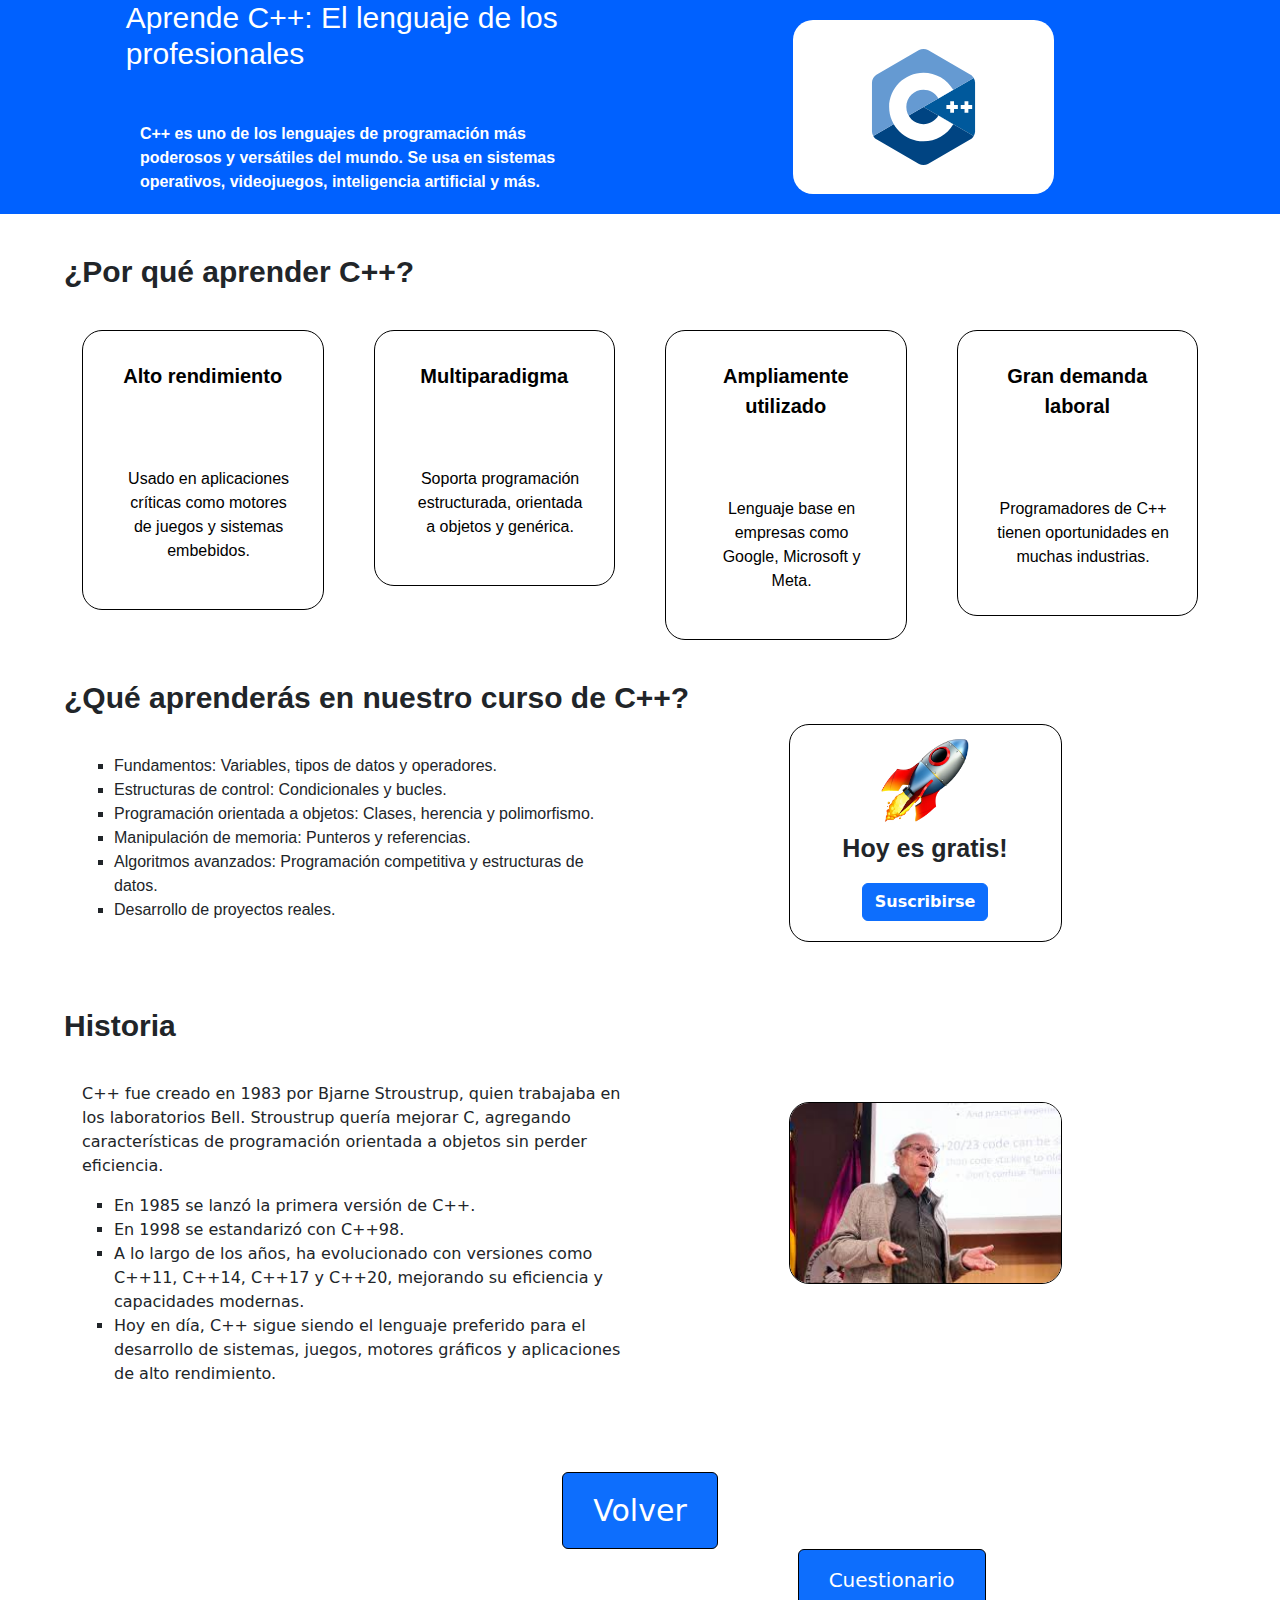
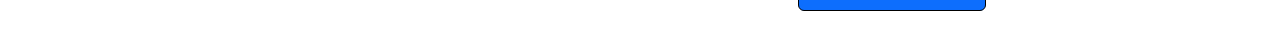
<file: codeplace_zip_2/index.html>
<!DOCTYPE html>
<html lang="en">
<head>
    <meta charset="UTF-8">
    <meta name="viewport" content="width=device-width, initial-scale=1.0">
    <title>Aprende C++</title>
    <link rel="stylesheet" href="style.css">
    <link href="https://cdn.jsdelivr.net/npm/bootstrap@5.3.3/dist/css/bootstrap.min.css" rel="stylesheet" integrity="sha384-QWTKZyjpPEjISv5WaRU9OFeRpok6YctnYmDr5pNlyT2bRjXh0JMhjY6hW+ALEwIH" crossorigin="anonymous">
    <script src="https://cdn.jsdelivr.net/npm/bootstrap@5.3.3/dist/js/bootstrap.bundle.min.js" integrity="sha384-ENjdO4Dr2bkBIFxQpeoY9F0Z8bHhlb4g8O2zF5pNLF9xOfINp+o8EG1szK+zN9PL" crossorigin="anonymous"></script>
</head>
<body>
  <div class="header">
    <div class="container text-center">
      <div class="row align-items-start">
        <div class="col texto">
          <div class="col texto titulo">
            <h1>Aprende C++: El lenguaje de los profesionales</h1>
          </div>
          <div class="col texto informacion">
            <p>C++ es uno de los lenguajes de programación más poderosos y versátiles del mundo. Se usa en sistemas operativos, videojuegos, inteligencia artificial y más.</p>
          </div>
        </div>
        <div class="col imagen">
          <img src="./img/C++_logo.svg">
        </div>
      </div>
    </div>
  </div>
  <div class="ventajas">
    <div class="ventajas titulo">
      <h1>¿Por qué aprender C++?</h1>
    </div>
    <div class="container text-center">
      <div class="row align-items-start">
        <div class="col rendimiento">
          <div class="col rendimiento titulo">
            <p>Alto rendimiento</p>
          </div>
          <div class="col rendimiento texto">
            <p>Usado en aplicaciones críticas como motores de juegos y sistemas embebidos.</p>
          </div>
        </div>
        <div class="col multiparadigma">
          <div class="col multiparadigma titulo">
            <p>Multiparadigma</p>
          </div>
          <div class="col multiparadigma texto">
            <p>Soporta programación estructurada, orientada a objetos y genérica.</p>
          </div>
        </div>
        <div class="col ampliamente-utilizado">
          <div class="col  ampliamente-utilizado titulo">
            <p>Ampliamente utilizado</p>
          </div>
          <div class="col ampliamente-utilizado texto">
            <p>Lenguaje base en empresas como Google, Microsoft y Meta.</p>
          </div>
        </div>
        <div class="col demanda-laboral">
          <div class="col demanda-laboral titulo">
            <p>Gran demanda laboral</p>
          </div>
          <div class="col demanda-laboral texto">
            <p>Programadores de C++ tienen oportunidades en muchas industrias.</p>
          </div>
        </div>
      </div>
    </div>
  </div>
  <div class="contenidos">
    <div class="titulo">
      <h1>¿Qué aprenderás en nuestro curso de C++?</h1>
    </div>
    <div class="container text-center">
      <div class="row align-items-start">
        <div class="col izq">
          <ul>
            <li>Fundamentos: Variables, tipos de datos y operadores.</li>
            <li>Estructuras de control: Condicionales y bucles.</li>
            <li>Programación orientada a objetos: Clases, herencia y polimorfismo.</li>
            <li>Manipulación de memoria: Punteros y referencias.</li>
            <li>Algoritmos avanzados: Programación competitiva y estructuras de datos.</li>
            <li>Desarrollo de proyectos reales.</li>
          </ul>
        </div>
        <div class="col der">
          <div class="bloque">
            <img src="./img/cohete.webp">
            <h1>Hoy es gratis!</h1>
            <button type="button" class="btn btn-primary">Suscribirse</button>
          </div>
        </div>
      </div>
    </div>
  </div>
  <div class="historia">
    <div class="titulo">
      <h1>Historia</h1>
    </div>
    <div class="container text-center">
      <div class="row align-items-start">
        <div class="col izq">
          <p>C++ fue creado en 1983 por Bjarne Stroustrup, quien trabajaba en los laboratorios Bell. Stroustrup quería mejorar C, agregando características de programación orientada a objetos sin perder eficiencia.</p>
          <ul>
            <li>En 1985 se lanzó la primera versión de C++.</li>
            <li>En 1998 se estandarizó con C++98.</li>
            <li>A lo largo de los años, ha evolucionado con versiones como C++11, C++14, C++17 y C++20, mejorando su eficiencia y capacidades modernas.</li>
            <li>Hoy en día, C++ sigue siendo el lenguaje preferido para el desarrollo de sistemas, juegos, motores gráficos y aplicaciones de alto rendimiento.</li>
          </ul>
        </div>
        <div class="col der">
          <img src="./img/Bjarne.jpeg">
        </div>
      </div>
    </div>
  </div>
  <div class="footer">
    <button type="button" class="btn btn-primary volver">Volver</button>
    <button type="button" class="btn btn-primary cuestionario">Cuestionario</button>
  </div>
</body>
</html>
</file>
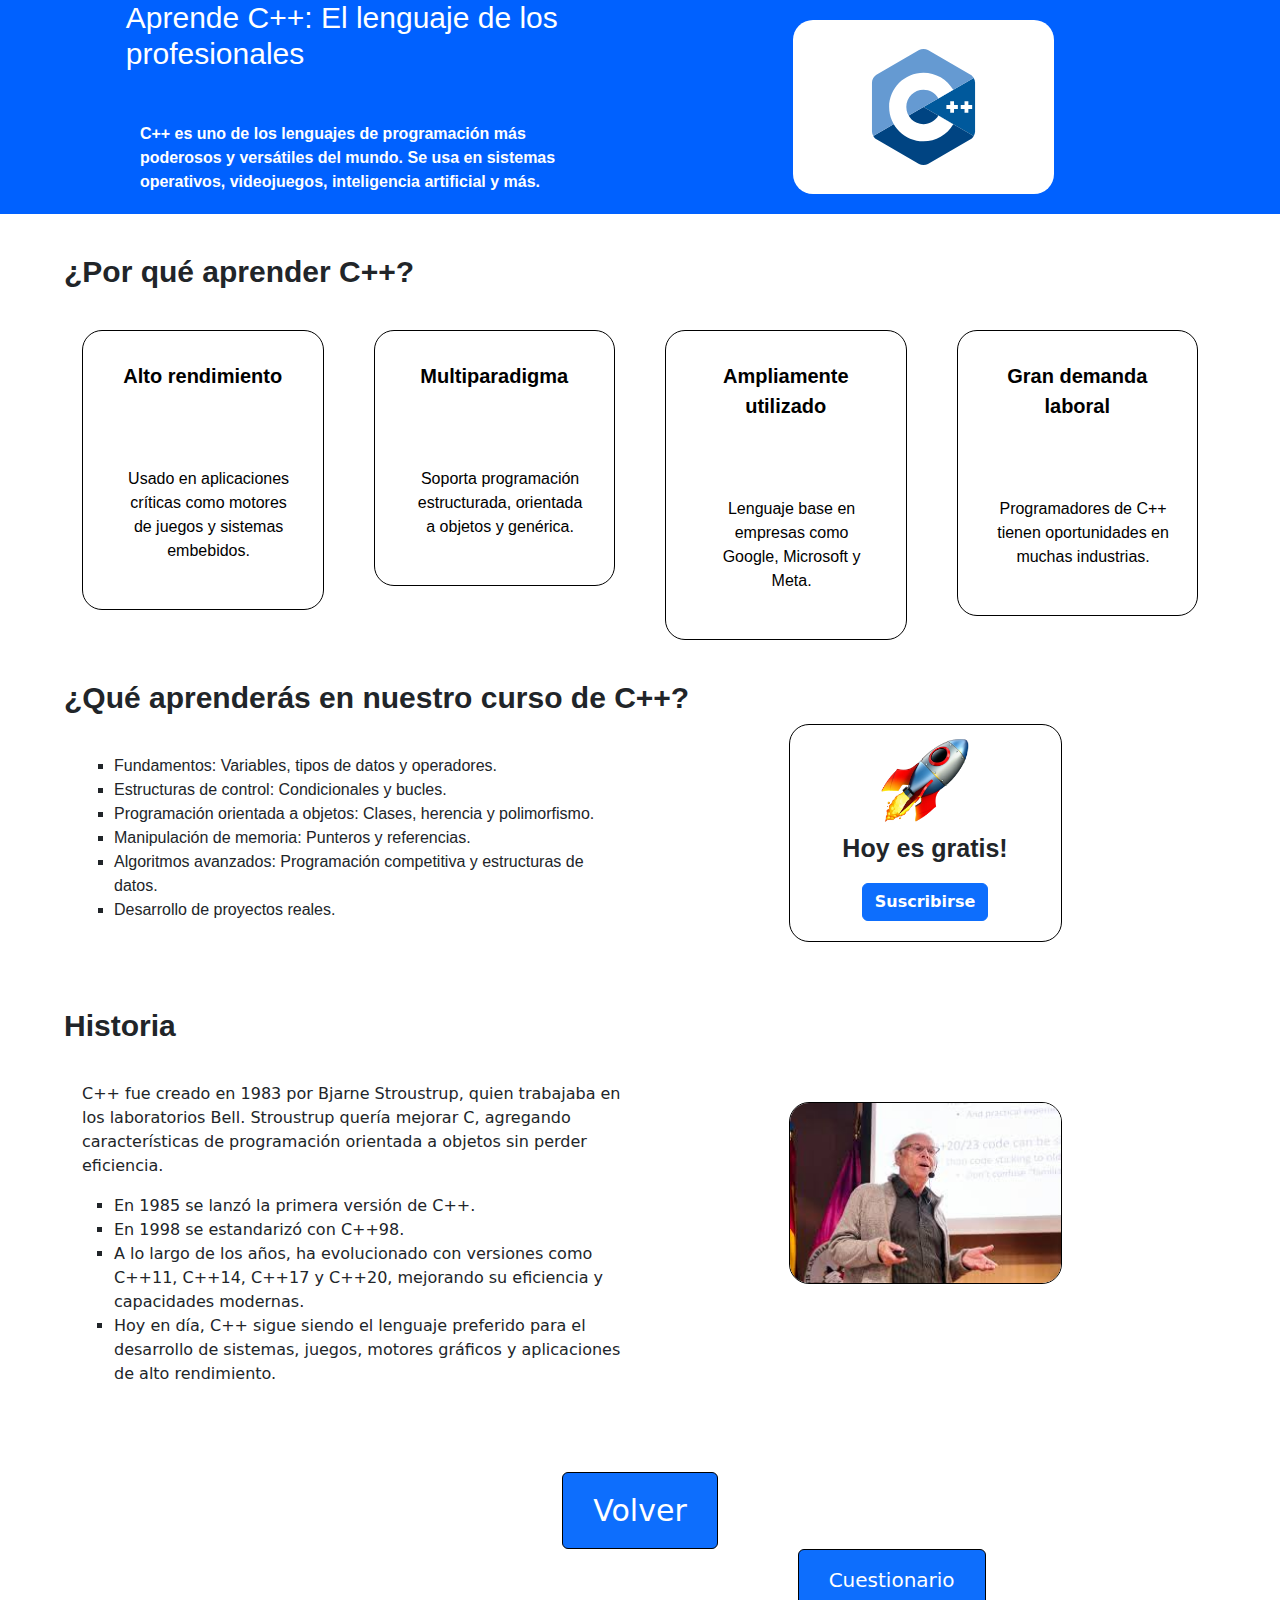
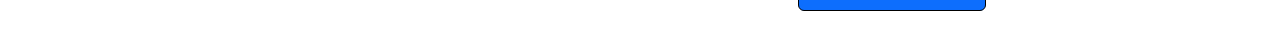
<file: CodePlace/cplusplus.html>
<!DOCTYPE html>
<html lang="en">
<head>
    <meta charset="UTF-8">
    <meta name="viewport" content="width=device-width, initial-scale=1.0">
    <title>Aprende C++</title>
    <link rel="stylesheet" href="cplusplus.css">
    <link href="https://cdn.jsdelivr.net/npm/bootstrap@5.3.3/dist/css/bootstrap.min.css" rel="stylesheet" integrity="sha384-QWTKZyjpPEjISv5WaRU9OFeRpok6YctnYmDr5pNlyT2bRjXh0JMhjY6hW+ALEwIH" crossorigin="anonymous">
    <script src="https://cdn.jsdelivr.net/npm/bootstrap@5.3.3/dist/js/bootstrap.bundle.min.js" integrity="sha384-ENjdO4Dr2bkBIFxQpeoY9F0Z8bHhlb4g8O2zF5pNLF9xOfINp+o8EG1szK+zN9PL" crossorigin="anonymous"></script>
</head>
<body>
  <div class="header">
    <div class="container text-center">
      <div class="row align-items-start">
        <div class="col texto">
          <div class="col texto titulo">
            <h1>Aprende C++: El lenguaje de los profesionales</h1>
          </div>
          <div class="col texto informacion">
            <p>C++ es uno de los lenguajes de programación más poderosos y versátiles del mundo. Se usa en sistemas operativos, videojuegos, inteligencia artificial y más.</p>
          </div>
        </div>
        <div class="col imagen">
          <img src="./imagenes/C++_logo.svg">
        </div>
      </div>
    </div>
  </div>
  <div class="ventajas">
    <div class="ventajas titulo">
      <h1>¿Por qué aprender C++?</h1>
    </div>
    <div class="container text-center">
      <div class="row align-items-start">
        <div class="col rendimiento">
          <div class="col rendimiento titulo">
            <p>Alto rendimiento</p>
          </div>
          <div class="col rendimiento texto">
            <p>Usado en aplicaciones críticas como motores de juegos y sistemas embebidos.</p>
          </div>
        </div>
        <div class="col multiparadigma">
          <div class="col multiparadigma titulo">
            <p>Multiparadigma</p>
          </div>
          <div class="col multiparadigma texto">
            <p>Soporta programación estructurada, orientada a objetos y genérica.</p>
          </div>
        </div>
        <div class="col ampliamente-utilizado">
          <div class="col  ampliamente-utilizado titulo">
            <p>Ampliamente utilizado</p>
          </div>
          <div class="col ampliamente-utilizado texto">
            <p>Lenguaje base en empresas como Google, Microsoft y Meta.</p>
          </div>
        </div>
        <div class="col demanda-laboral">
          <div class="col demanda-laboral titulo">
            <p>Gran demanda laboral</p>
          </div>
          <div class="col demanda-laboral texto">
            <p>Programadores de C++ tienen oportunidades en muchas industrias.</p>
          </div>
        </div>
      </div>
    </div>
  </div>
  <div class="contenidos">
    <div class="titulo">
      <h1>¿Qué aprenderás en nuestro curso de C++?</h1>
    </div>
    <div class="container text-center">
      <div class="row align-items-start">
        <div class="col izq">
          <ul>
            <li>Fundamentos: Variables, tipos de datos y operadores.</li>
            <li>Estructuras de control: Condicionales y bucles.</li>
            <li>Programación orientada a objetos: Clases, herencia y polimorfismo.</li>
            <li>Manipulación de memoria: Punteros y referencias.</li>
            <li>Algoritmos avanzados: Programación competitiva y estructuras de datos.</li>
            <li>Desarrollo de proyectos reales.</li>
          </ul>
        </div>
        <div class="col der">
          <div class="bloque">
            <img src="./imagenes/cohete.webp">
            <h1>Hoy es gratis!</h1>
            <button type="button" class="btn btn-primary">Suscribirse</button>
          </div>
        </div>
      </div>
    </div>
  </div>
  <div class="historia">
    <div class="titulo">
      <h1>Historia</h1>
    </div>
    <div class="container text-center">
      <div class="row align-items-start">
        <div class="col izq">
          <p>C++ fue creado en 1983 por Bjarne Stroustrup, quien trabajaba en los laboratorios Bell. Stroustrup quería mejorar C, agregando características de programación orientada a objetos sin perder eficiencia.</p>
          <ul>
            <li>En 1985 se lanzó la primera versión de C++.</li>
            <li>En 1998 se estandarizó con C++98.</li>
            <li>A lo largo de los años, ha evolucionado con versiones como C++11, C++14, C++17 y C++20, mejorando su eficiencia y capacidades modernas.</li>
            <li>Hoy en día, C++ sigue siendo el lenguaje preferido para el desarrollo de sistemas, juegos, motores gráficos y aplicaciones de alto rendimiento.</li>
          </ul>
        </div>
        <div class="col der">
          <img src="./imagenes/Bjarne.jpeg">
        </div>
      </div>
    </div>
  </div>
  <div class="footer">
    <button type="button" class="btn btn-primary volver">Volver</button>
    <button type="button" class="btn btn-primary cuestionario">Cuestionario</button>
  </div>
</body>
</html>
</file>
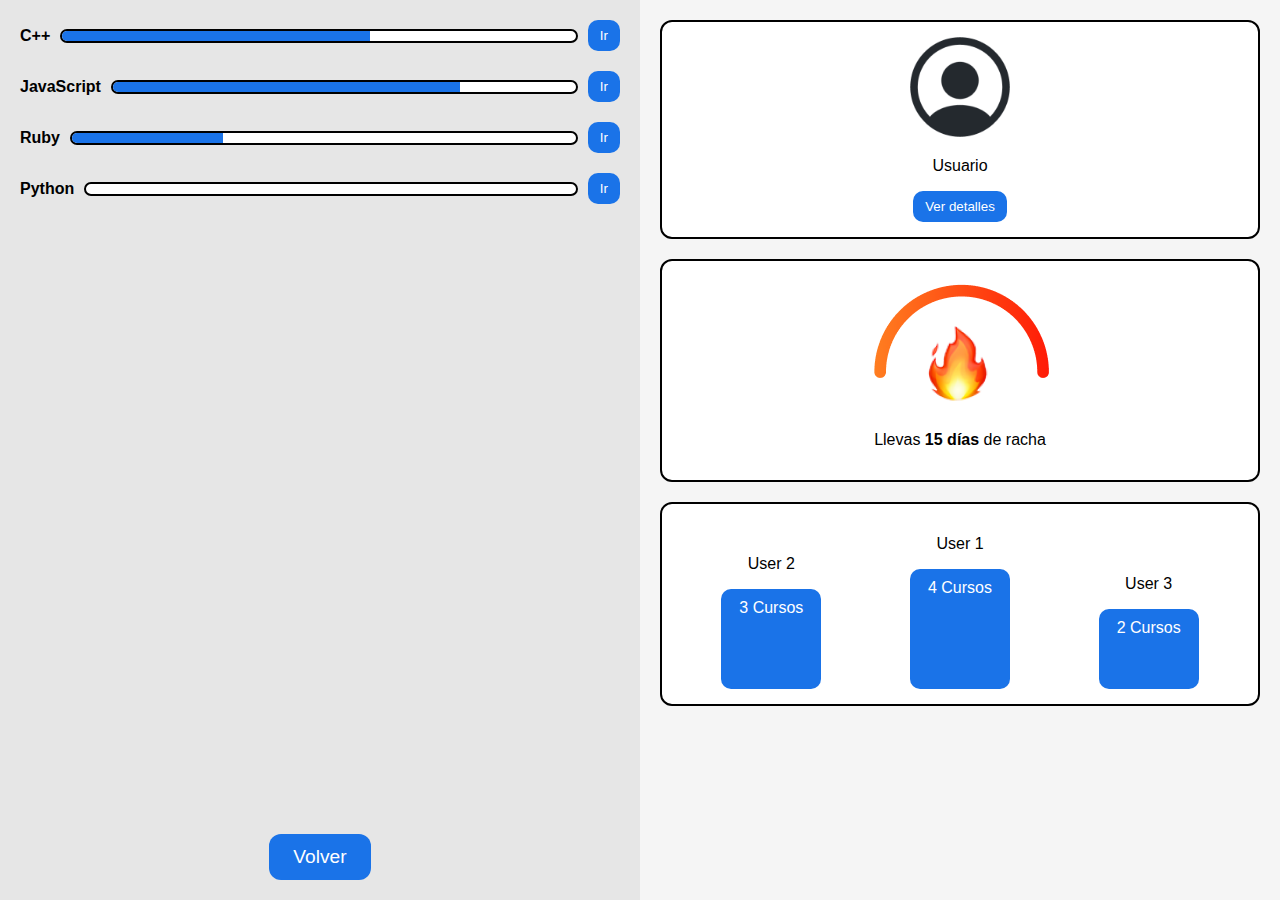
<file: CodePlace/profile.html>
<!DOCTYPE html>
<html lang="es">
<head>
  <meta charset="UTF-8">
  <meta name="viewport" content="width=device-width, initial-scale=1.0">
  <title>Dashboard Cursos</title>
  <link rel="stylesheet" href="profile.css">
</head>
<body>
  <div class="container">
    <!-- Left Column -->
    <div class="left">
      <div class="course">
        <span>C++</span>
        <div class="progress"><div class="bar" style="width: 60%;"></div></div>
        <button>Ir</button>
      </div>
      <div class="course">
        <span>JavaScript</span>
        <div class="progress"><div class="bar" style="width: 75%;"></div></div>
        <button>Ir</button>
      </div>
      <div class="course">
        <span>Ruby</span>
        <div class="progress"><div class="bar" style="width: 30%;"></div></div>
        <button>Ir</button>
      </div>
      <div class="course">
        <span>Python</span>
        <div class="progress"><div class="bar" style="width: 0%;"></div></div>
        <button>Ir</button>
      </div>
      <button class="back-btn">Volver</button>
    </div>

    <!-- Right Column -->
    <div class="right">
      <div class="card user-card">
        <img src="./imagenes/user-icon.png" alt="Usuario">
        <p>Usuario</p>
        <button>Ver detalles</button>
      </div>

      <div class="card streak-card">
        <img src="./imagenes/streak.png" alt="Racha">
        <p>Llevas <strong>15 días</strong> de racha</p>
      </div>

      <div class="card podium-card">
        <div class="user">
          <p>User 2</p>
          <div class="medal second">3 Cursos</div>
        </div>
        <div class="user">
          <p>User 1</p>
          <div class="medal first">4 Cursos</div>
        </div>
        <div class="user">
          <p>User 3</p>
          <div class="medal third">2 Cursos</div>
        </div>
      </div>
    </div>
  </div>
</body>
</html>
</file>
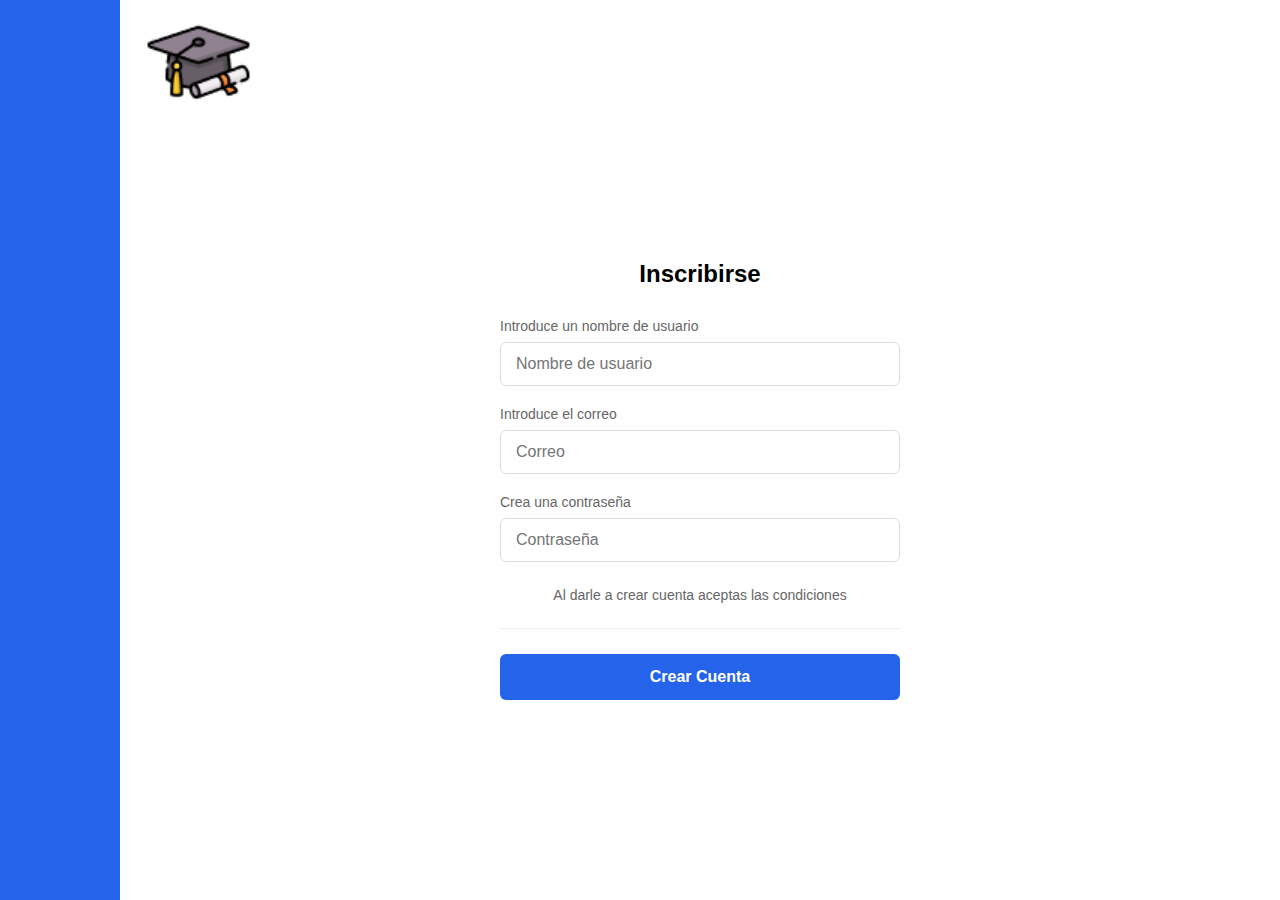
<file: CodePlace/registrar.html>
<!DOCTYPE html>
<html lang="es">
<head>
    <meta charset="UTF-8">
    <meta name="viewport" content="width=device-width, initial-scale=1.0">
    <title>Inscribirse</title>
    <style>
        * {
            margin: 0;
            padding: 0;
            box-sizing: border-box;
            font-family: -apple-system, BlinkMacSystemFont, 'Segoe UI', Roboto, Oxygen, Ubuntu, Cantarell, sans-serif;
        }
        
        body {
            display: flex;
            min-height: 100vh;
            background-color: #ffffff;
        }
        
        .sidebar {
            width: 120px;
            background-color: #2563eb;
            min-height: 100vh;
        }
        
        .main-content {
            flex: 1;
            display: flex;
            justify-content: center;
            align-items: center;
            padding: 20px;
            position: relative;
        }
        
        .logo {
            position: absolute;
            top: 20px;
            left: 20px;
            width: 120px;
            height: auto;
        }
        
        .signup-container {
            width: 100%;
            max-width: 400px;
            text-align: center;
            margin-top: 60px;
        }
        
        h1 {
            font-size: 24px;
            font-weight: 600;
            margin-bottom: 30px;
            color: #000;
        }
        
        .form-group {
            margin-bottom: 20px;
            text-align: left;
        }
        
        .form-group label {
            display: block;
            margin-bottom: 8px;
            font-size: 14px;
            color: #666;
            font-weight: 500;
        }
        
        .form-group input {
            width: 100%;
            padding: 12px 15px;
            border: 1px solid #ddd;
            border-radius: 6px;
            font-size: 16px;
        }
        
        .form-group input:focus {
            outline: none;
            border-color: #2563eb;
        }
        
        .terms {
            margin: 25px 0;
            font-size: 14px;
            color: #666;
            text-align: center;
        }
        
        .divider {
            height: 1px;
            background-color: #eee;
            margin: 25px 0;
        }
        
        .signup-btn {
            width: 100%;
            padding: 14px;
            background-color: #2563eb;
            color: white;
            border: none;
            border-radius: 6px;
            font-size: 16px;
            font-weight: 600;
            cursor: pointer;
            transition: background-color 0.2s;
        }
        
        .signup-btn:hover {
            background-color: #1d4ed8;
        }
    </style>
</head>
<body>
    <!-- Barra azul lateral -->
    <div class="sidebar"></div>
    
    <div class="main-content">
        <!-- Logo en esquina superior izquierda -->
        <img src="imagenes/logo_code.jpg" alt="Logo" class="logo">
        
        <!-- Contenido del formulario -->
        <div class="signup-container">
            <h1>Inscribirse</h1>
            
            <form>
                <div class="form-group">
                    <label for="username">Introduce un nombre de usuario</label>
                    <input type="text" id="username" placeholder="Nombre de usuario" required>
                </div>
                
                <div class="form-group">
                    <label for="email">Introduce el correo</label>
                    <input type="email" id="email" placeholder="Correo" required>
                </div>
                
                <div class="form-group">
                    <label for="password">Crea una contraseña</label>
                    <input type="password" id="password" placeholder="Contraseña" required>
                </div>
                
                <p class="terms">Al darle a crear cuenta aceptas las condiciones</p>
                
                <div class="divider"></div>
                
                <button type="submit" class="signup-btn">Crear Cuenta</button>
            </form>
        </div>
    </div>
</body>
</html>
</file>
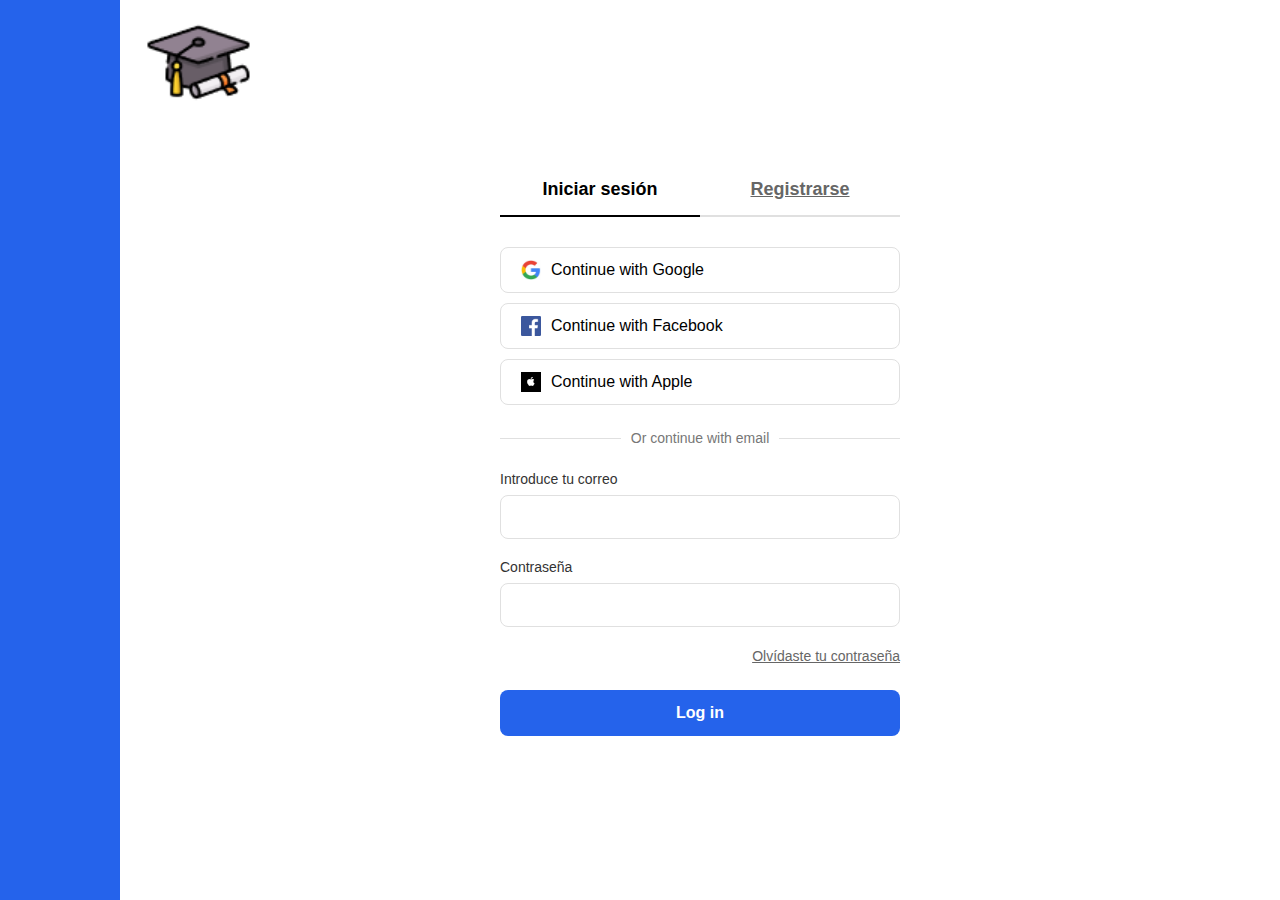
<file: CodePlace/signup.html>
<!DOCTYPE html>
<html lang="es">
<head>
    <meta charset="UTF-8">
    <meta name="viewport" content="width=device-width, initial-scale=1.0">
    <title>Iniciar sesión</title>
    <style>
        * {
            margin: 0;
            padding: 0;
            box-sizing: border-box;
            font-family: -apple-system, BlinkMacSystemFont, 'Segoe UI', Roboto, Oxygen, Ubuntu, Cantarell, sans-serif;
        }
        
        body {
            display: flex;
            min-height: 100vh;
        }
        
        .sidebar {
            width: 120px;
            background-color: #2563eb;
            min-height: 100vh;
        }
        
        .main-content {
            flex: 1;
            display: flex;
            justify-content: center;
            align-items: center;
            padding: 20px;
            background-color: #ffffff;
        }
        
        .logo {
            position: absolute;
            top: 20px;
            left: 140px;
            width: 120px;
        }
        
        .login-container {
            width: 100%;
            max-width: 400px;
        }
        
        .tabs {
            display: flex;
            margin-bottom: 30px;
        }
        
        .tab {
            flex: 1;
            text-align: center;
            padding: 15px 0;
            font-size: 18px;
            font-weight: 600;
            cursor: pointer;
            border-bottom: 2px solid #e0e0e0;
            color: #666;
        }
        
        .tab.active {
            color: #000;
            border-bottom: 2px solid #000;
        }
        
        .social-options {
            margin-bottom: 20px;
        }
        
        .social-btn {
            display: flex;
            align-items: center;
            width: 100%;
            padding: 12px 20px;
            margin-bottom: 10px;
            background: none;
            border: 1px solid #e0e0e0;
            border-radius: 8px;
            font-size: 16px;
            font-weight: 500;
            cursor: pointer;
            transition: background-color 0.2s;
        }
        
        .social-btn:hover {
            background-color: #f9f9f9;
        }
        
        .social-icon {
            width: 20px;
            height: 20px;
            margin-right: 10px;
        }
        
        .divider {
            display: flex;
            align-items: center;
            margin: 25px 0;
            color: #777;
            font-size: 14px;
        }
        
        .divider::before, .divider::after {
            content: "";
            flex: 1;
            border-bottom: 1px solid #e0e0e0;
        }
        
        .divider::before {
            margin-right: 10px;
        }
        
        .divider::after {
            margin-left: 10px;
        }
        
        .form-group {
            margin-bottom: 20px;
        }
        
        label {
            display: block;
            margin-bottom: 8px;
            font-weight: 500;
            font-size: 14px;
            color: #333;
        }
        
        input {
            width: 100%;
            padding: 12px 15px;
            border: 1px solid #e0e0e0;
            border-radius: 8px;
            font-size: 16px;
        }
        
        input:focus {
            outline: none;
            border-color: #888;
        }
        
        .forgot-password {
            text-align: right;
            margin-bottom: 25px;
        }
        
        .forgot-password a {
            color: #666;
            text-decoration: underline;
            font-size: 14px;
        }
        
        .login-btn {
            width: 100%;
            padding: 14px;
            background-color: #2563eb;
            color: white;
            border: none;
            border-radius: 8px;
            font-size: 16px;
            font-weight: 600;
            cursor: pointer;
            transition: background-color 0.2s;
        }
        
        .login-btn:hover {
            background-color: #1d4ed8;
        }
    </style>
</head>
<body>
    <div class="sidebar"></div>
    
    <div class="main-content">
        <img src="imagenes/logo_code.jpg" alt="Logo" class="logo">
        
        <div class="login-container">
            <!-- <div class="tabs">
                <div class="tab active">Iniciar sesión</div>
                <div class="tab">Registrarse</div>
            </div> -->
            <div class="tabs">
              <div class="tab active">Iniciar sesión</div>
              <a href="registrar.html" class="tab">Registrarse</a>
            </div>
            
            <div class="social-options">
                <button class="social-btn">
                    <img src="imagenes/google.jpg" alt="Google" class="social-icon">
                    Continue with Google
                </button>
                <button class="social-btn">
                    <img src="imagenes/Facebook_logo_(square).jpg" alt="Facebook" class="social-icon">
                    Continue with Facebook
                </button>
                <button class="social-btn">
                    <img src="imagenes/apple.jpg" alt="Apple" class="social-icon">
                    Continue with Apple
                </button>
            </div>
            
            <div class="divider">Or continue with email</div>
            
            <form>
                <div class="form-group">
                    <label for="email">Introduce tu correo</label>
                    <input type="email" id="email" required>
                </div>
                
                <div class="form-group">
                    <label for="password">Contraseña</label>
                    <input type="password" id="password" required>
                </div>
                
                <div class="forgot-password">
                    <a href="#">Olvídaste tu contraseña</a>
                </div>
                
                <button type="submit" class="login-btn">Log in</button>
            </form>
        </div>
    </div>
</body>
</html>
</file>
<file: codeplace_zip_2/style.css>
/* Header */

.header {
  background-color: #0061FF;
}

.header .container.text-center {
  margin: 0;
  margin-left: 5%
}

.col.texto {
  width: 70%;
  color: #fff;
  font-family: 'Poppins', sans-serif;
  font-weight: bold;
  margin-left: 3%;
}

.col.texto p {
  margin-left: 3%;
}

.col.texto.titulo {
  text-align: left;
  width: 90%;
  margin-bottom: 50px;
}

.col.texto.titulo h1 {
  font-size: 30px;
}

.col.texto.informacion {
  text-align: left;
  width: 90%;
}
.col.imagen {
  padding: 20px 20px;
  width: 30%;
  img {
    background-color: #fff;
    width: 50%;
    height: auto;
    border-radius: 20px;
  }
}

/* Ventajas */

.ventajas.titulo {
  margin: 40px 5% 40px 5%;
  max-width: 1320px;
}

.ventajas.titulo h1 {
  font-size: 30px;
  font-family: 'Poppins', sans-serif;
  font-weight: bold;
}

.ventajas .container.text-center .col {
  flex: 1;
  min-width: 0;
  flex-basis: 0;
  padding: 15px;
  border: 1px solid #000;
  border-radius: 20px;
  /* Para que tengan la misma altura */
  display: flex;
  flex-direction: column;
}


.ventajas .col {
  border: 1px solid black;
  border-radius: 20px;
  display: flex;
  flex-direction: column;
  align-items: center;
  width: 100%;
}


.ventajas .container.text-center .row {
  gap: 50px;
  justify-content: center;
}

.ventajas .container.text-center .row {
  margin-left: 0;
  margin-right: 0;
}

.ventajas .col.rendimiento.titulo,
.ventajas .col.multiparadigma.titulo,
.ventajas .col.ampliamente-utilizado.titulo,
.ventajas .col.demanda-laboral.titulo {
  border: none;
  margin-bottom: 30px;
}

.ventajas .col.rendimiento.titulo p,
.ventajas .col.multiparadigma.titulo p,
.ventajas .col.ampliamente-utilizado.titulo p,
.ventajas .col.demanda-laboral.titulo p {
  color: black;
  font-family: 'Poppins', sans-serif;
  font-weight: bold;
  font-size: 20px;
}

.ventajas .col.rendimiento.texto,
.ventajas .col.multiparadigma.texto,
.ventajas .col.ampliamente-utilizado.texto,
.ventajas .col.demanda-laboral.texto {
  border: none;
}

.ventajas .col.rendimiento.texto p,
.ventajas .col.multiparadigma.texto p,
.ventajas .col.ampliamente-utilizado.texto p,
.ventajas .col.demanda-laboral.texto p {
  color: black;
  font-family: 'Poppins', sans-serif;
  font-weight: normal;
}

/* Contenidos */

.contenidos {
  margin: 40px 5% 40px 5%;
}

.contenidos .titulo h1 {
  font-size: 30px;
  font-family: 'Poppins', sans-serif;
  font-weight: bold;
}

.contenidos .col.izq {
  margin-top: 30px;
  margin-bottom: 30px;
}

.contenidos .col.izq ul {
  text-align: left;
  list-style-type: square;
}

.contenidos .col.izq li {
  font-family: 'Poppins', sans-serif;
}

.contenidos .col.der .bloque {
  border: 1px solid black;
  border-radius: 20px;
  width: 50%;
  margin: 0 auto;
  text-align: center;
}

.contenidos .col.der .bloque img {
  padding: 10px;
  width: 40%;
}

.contenidos .col.der .bloque h1 {
  font-family: 'Poppins', sans-serif;
  font-size: 25px;
  font-weight: bold;
  margin-bottom: 20px;
}

.contenidos .col.der .bloque .btn {
  margin-bottom: 20px;
  font-weight: bold;
}

/*  Historia */

.historia {
  margin: 40px 5% 40px 5%;
}

.historia .titulo h1 {
  font-size: 30px;
  font-family: 'Poppins', sans-serif;
  font-weight: bold;
}

.historia .col.izq {
  margin-top: 30px;
  margin-bottom: 30px;
}

.historia .col.izq p {
  text-align: left;
  list-style-type: square;
}

.historia .col.izq ul {
  text-align: left;
  list-style-type: square;
}

.historia .col.der img {
  border: 1px solid black;
  border-radius: 20px;
  margin-top: 50px;
  width: 50%;
}

/* Footer */

.footer {
  margin: 40px 5% 40px 5%;
}

.footer .btn.btn-primary.volver {
  border: 1px solid black;
  text-align: center;
  display: block;
  margin: 0 auto;
  font-size: 30px;
  padding: 15px 30px;
}

.footer .btn.btn-primary.cuestionario {
  border: 1px solid black;
  text-align: right;
  display: block;
  margin: 0 20% 0 auto;
  font-size: 20px;
  padding: 15px 30px;
}
</file>
<file: CodePlace/cplusplus.css>
/* Header */

.header {
  background-color: #0061FF;
}

.header .container.text-center {
  margin: 0;
  margin-left: 5%
}

.col.texto {
  width: 70%;
  color: #fff;
  font-family: 'Poppins', sans-serif;
  font-weight: bold;
  margin-left: 3%;
}

.col.texto p {
  margin-left: 3%;
}

.col.texto.titulo {
  text-align: left;
  width: 90%;
  margin-bottom: 50px;
}

.col.texto.titulo h1 {
  font-size: 30px;
}

.col.texto.informacion {
  text-align: left;
  width: 90%;
}
.col.imagen {
  padding: 20px 20px;
  width: 30%;
  img {
    background-color: #fff;
    width: 50%;
    height: auto;
    border-radius: 20px;
  }
}

/* Ventajas */

.ventajas.titulo {
  margin: 40px 5% 40px 5%;
  max-width: 1320px;
}

.ventajas.titulo h1 {
  font-size: 30px;
  font-family: 'Poppins', sans-serif;
  font-weight: bold;
}

.ventajas .container.text-center .col {
  flex: 1;
  min-width: 0;
  flex-basis: 0;
  padding: 15px;
  border: 1px solid #000;
  border-radius: 20px;
  /* Para que tengan la misma altura */
  display: flex;
  flex-direction: column;
}


.ventajas .col {
  border: 1px solid black;
  border-radius: 20px;
  display: flex;
  flex-direction: column;
  align-items: center;
  width: 100%;
}


.ventajas .container.text-center .row {
  gap: 50px;
  justify-content: center;
}

.ventajas .container.text-center .row {
  margin-left: 0;
  margin-right: 0;
}

.ventajas .col.rendimiento.titulo,
.ventajas .col.multiparadigma.titulo,
.ventajas .col.ampliamente-utilizado.titulo,
.ventajas .col.demanda-laboral.titulo {
  border: none;
  margin-bottom: 30px;
}

.ventajas .col.rendimiento.titulo p,
.ventajas .col.multiparadigma.titulo p,
.ventajas .col.ampliamente-utilizado.titulo p,
.ventajas .col.demanda-laboral.titulo p {
  color: black;
  font-family: 'Poppins', sans-serif;
  font-weight: bold;
  font-size: 20px;
}

.ventajas .col.rendimiento.texto,
.ventajas .col.multiparadigma.texto,
.ventajas .col.ampliamente-utilizado.texto,
.ventajas .col.demanda-laboral.texto {
  border: none;
}

.ventajas .col.rendimiento.texto p,
.ventajas .col.multiparadigma.texto p,
.ventajas .col.ampliamente-utilizado.texto p,
.ventajas .col.demanda-laboral.texto p {
  color: black;
  font-family: 'Poppins', sans-serif;
  font-weight: normal;
}

/* Contenidos */

.contenidos {
  margin: 40px 5% 40px 5%;
}

.contenidos .titulo h1 {
  font-size: 30px;
  font-family: 'Poppins', sans-serif;
  font-weight: bold;
}

.contenidos .col.izq {
  margin-top: 30px;
  margin-bottom: 30px;
}

.contenidos .col.izq ul {
  text-align: left;
  list-style-type: square;
}

.contenidos .col.izq li {
  font-family: 'Poppins', sans-serif;
}

.contenidos .col.der .bloque {
  border: 1px solid black;
  border-radius: 20px;
  width: 50%;
  margin: 0 auto;
  text-align: center;
}

.contenidos .col.der .bloque img {
  padding: 10px;
  width: 40%;
}

.contenidos .col.der .bloque h1 {
  font-family: 'Poppins', sans-serif;
  font-size: 25px;
  font-weight: bold;
  margin-bottom: 20px;
}

.contenidos .col.der .bloque .btn {
  margin-bottom: 20px;
  font-weight: bold;
}

/*  Historia */

.historia {
  margin: 40px 5% 40px 5%;
}

.historia .titulo h1 {
  font-size: 30px;
  font-family: 'Poppins', sans-serif;
  font-weight: bold;
}

.historia .col.izq {
  margin-top: 30px;
  margin-bottom: 30px;
}

.historia .col.izq p {
  text-align: left;
  list-style-type: square;
}

.historia .col.izq ul {
  text-align: left;
  list-style-type: square;
}

.historia .col.der img {
  border: 1px solid black;
  border-radius: 20px;
  margin-top: 50px;
  width: 50%;
}

/* Footer */

.footer {
  margin: 40px 5% 40px 5%;
}

.footer .btn.btn-primary.volver {
  border: 1px solid black;
  text-align: center;
  display: block;
  margin: 0 auto;
  font-size: 30px;
  padding: 15px 30px;
}

.footer .btn.btn-primary.cuestionario {
  border: 1px solid black;
  text-align: right;
  display: block;
  margin: 0 20% 0 auto;
  font-size: 20px;
  padding: 15px 30px;
}
</file>
<file: CodePlace/profile.css>
body {
    font-family: Arial, sans-serif;
    margin: 0;
    background: #f5f5f5;
  }
  
  .container {
    display: flex;
    height: 100vh;
  }
  
  .left, .right {
    padding: 20px;
    box-sizing: border-box;
  }
  
  .left {
    width: 50%;
    background: #e6e6e6;
    display: flex;
    flex-direction: column;
    gap: 20px;
  }
  
  .course {
    display: flex;
    align-items: center;
    justify-content: space-between;
    gap: 10px;
  }
  
  .course span {
    font-weight: bold;
  }
  
  .progress {
    width: 620px;
    background: #fff;
    border: 2px solid #000;
    border-radius: 10px;
    overflow: hidden;
    height: 10px;
    overflow: hidden;
    margin-left: auto;
  }
  
  .bar {
    background: #1a73e8;
    height: 100%;
  }
  
  button {
    background: #1a73e8;
    color: white;
    border: none;
    padding: 8px 12px;
    border-radius: 10px;
    cursor: pointer;
  }
  
  .back-btn {
    font-size: 1.2rem;
    padding: 12px 24px;
    border-radius: 12px;
    border: none;
    cursor: pointer;
    margin-top: auto;
    align-self: center;
  }
  
  .right {
    width: 50%;
    display: flex;
    flex-direction: column;
    gap: 20px;
  }
  
  .card {
    background: white;
    border: 2px solid #000;
    border-radius: 12px;
    padding: 15px;
    text-align: center;
  }
  
  .user-card img {
    width: 100px;
    height: 100px;
  }

  .streak-card img {
    width: auto;
    height: auto;
    margin-bottom: 10px;
  }

  .podium-card {
    display: flex;
    justify-content: space-around;
    align-items: flex-end;
  }
  
  .podium-card .user {
    display: flex;
    flex-direction: column;
    align-items: center;
  }
  
  .medal {
    background: #1a73e8;
    color: white;
    border-radius: 10px;
    padding: 10px;
    width: 80px;
    text-align: center;
  }
  
  .first { height: 100px; }
  .second { height: 80px; }
  .third { height: 60px; }
</file>
